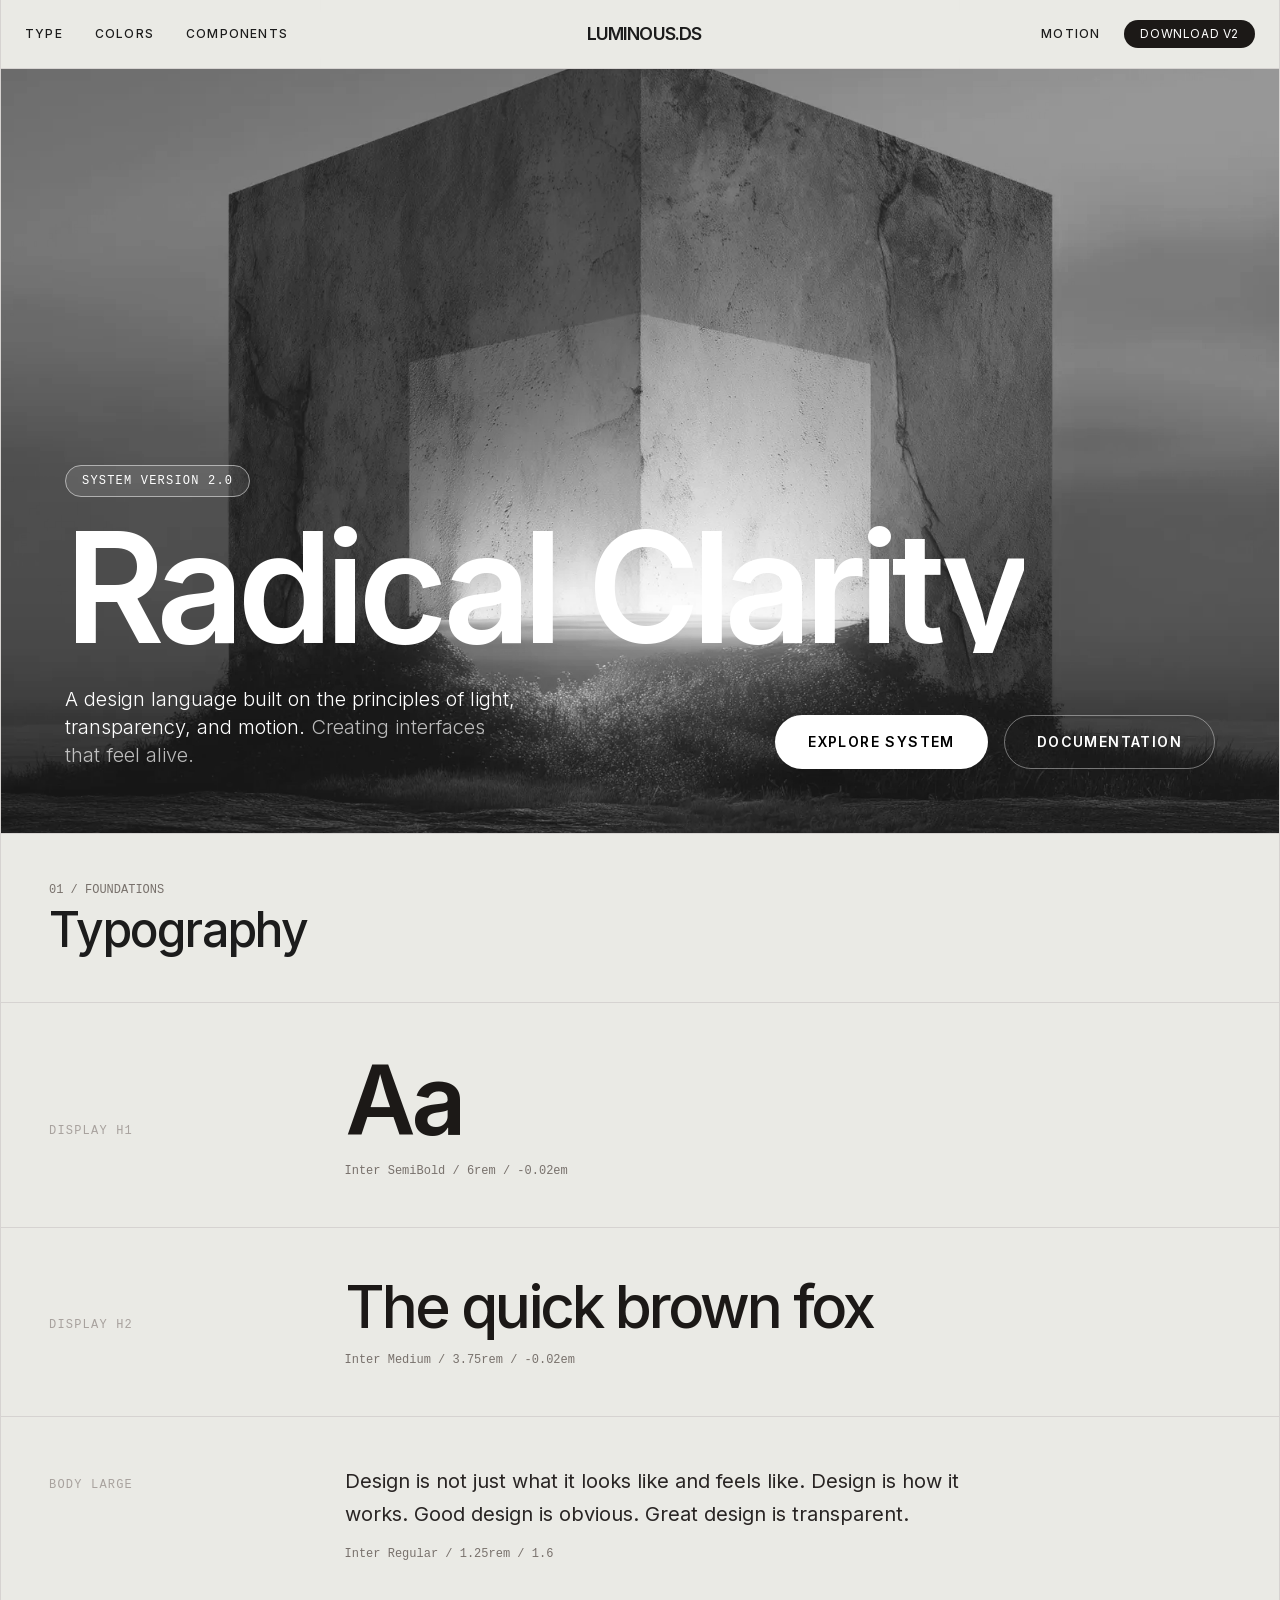
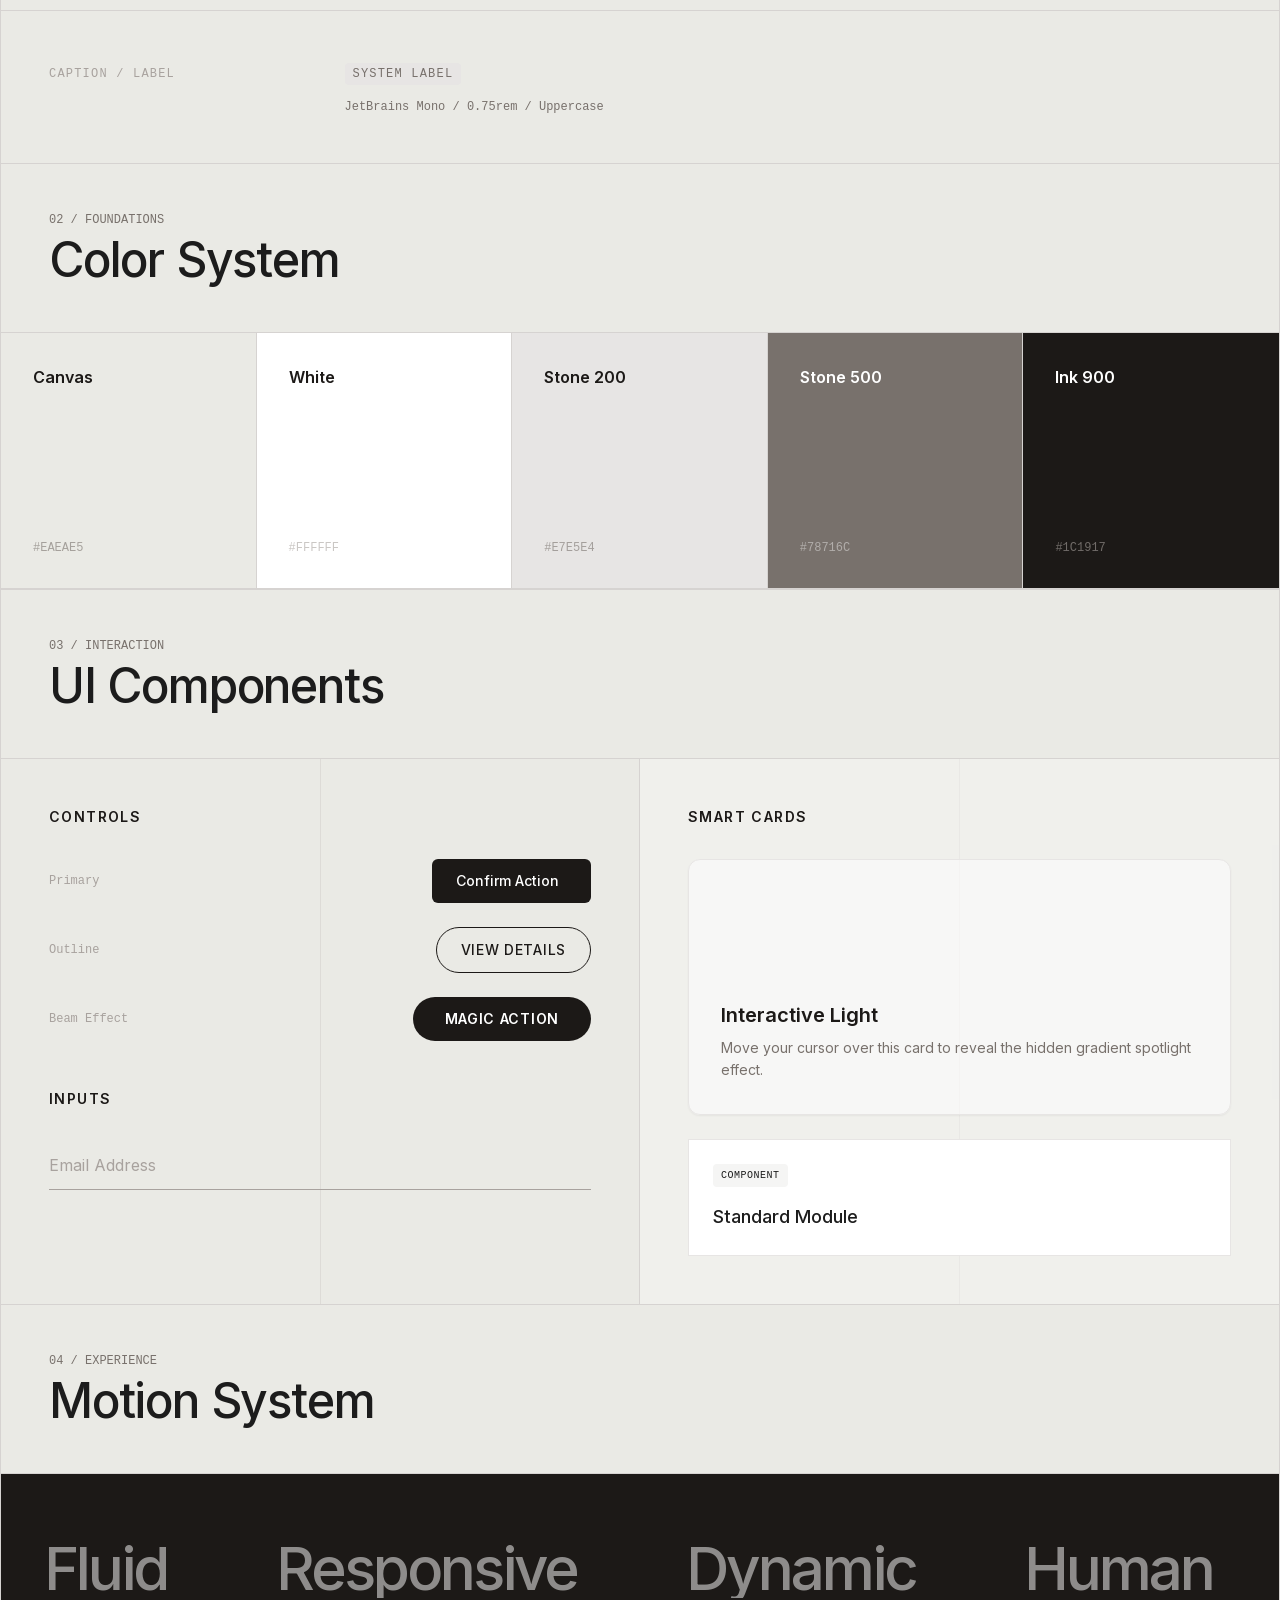
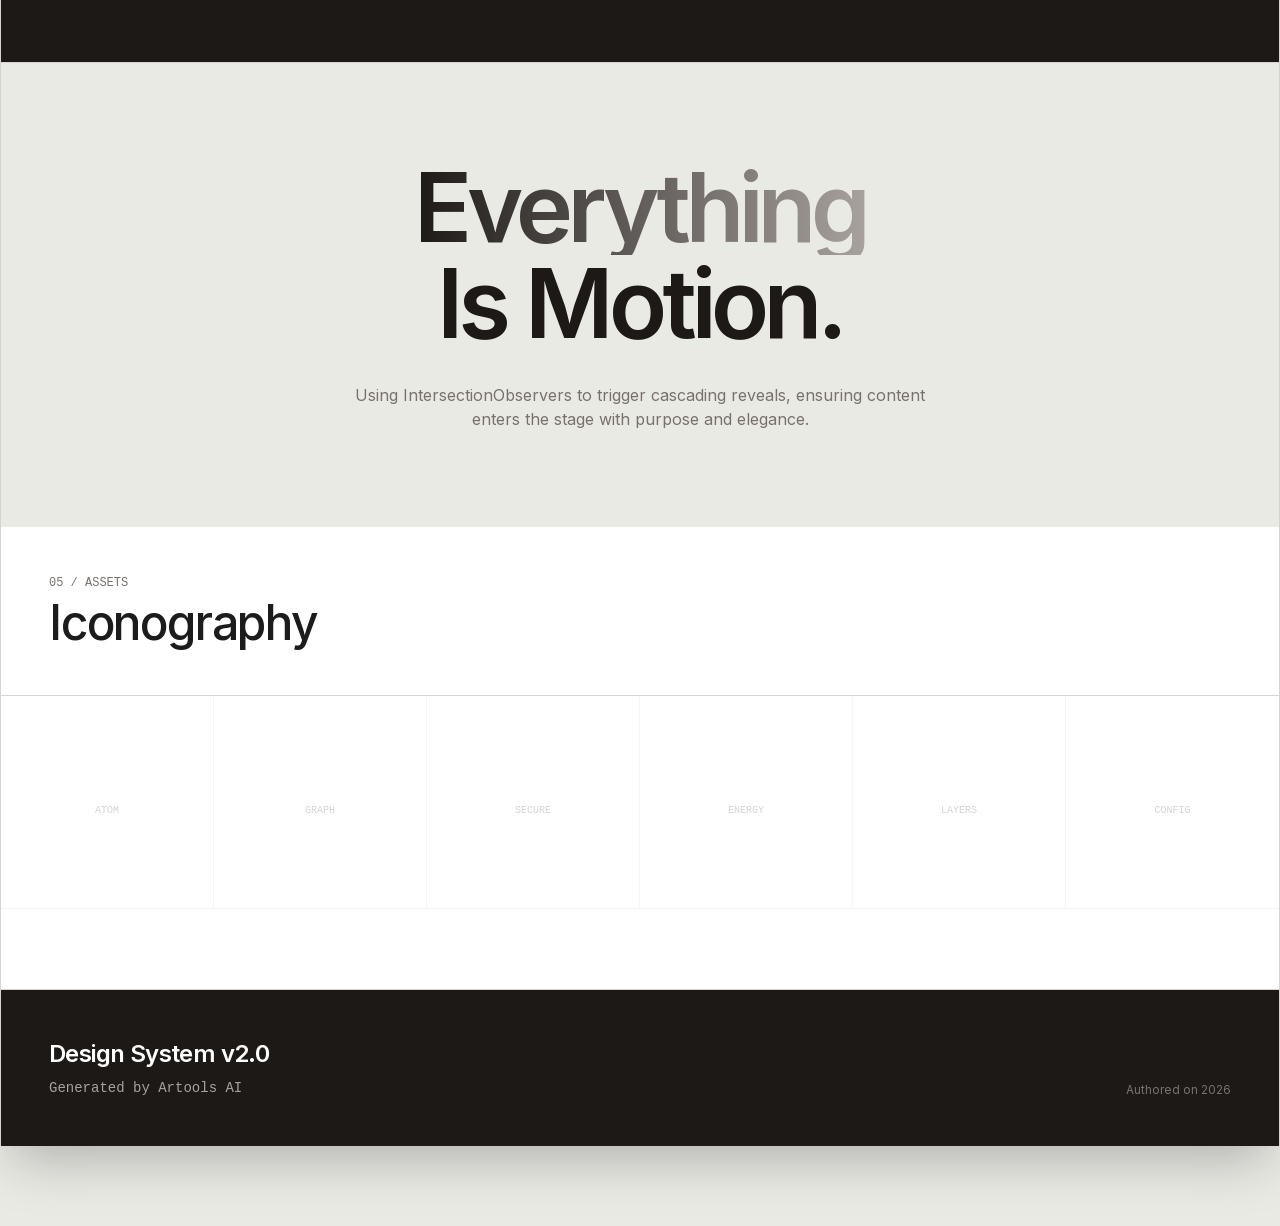
<file: templates/design_system4.html>
<!DOCTYPE html>
<html class="scroll-smooth" lang="en">

<head>
    <meta charset="utf-8" />
    <meta content="width=device-width, initial-scale=1.0" name="viewport" />
    <title>Design System v2 - Luminous & Transparent</title>

    <!-- Core Scripts -->
    <script src="../assets/aura/resource_3fa48481346f.js"></script>
    <script src="../assets/aura/iconify-icon_d39ffc6e4c56.js"></script>
    <link href="../assets/aura/css2_19fd9cc6b396.css" rel="stylesheet" />

    <!-- Tailwind Config for Animations -->
    <script>
        tailwind.config = {
            theme: {
                extend: {
                    fontFamily: {
                        sans: ['Inter', 'sans-serif'],
                        mono: ['JetBrains Mono', 'monospace'],
                    },
                    colors: {
                        stone: {
                            50: '#fafaf9',
                            100: '#f5f5f4',
                            200: '#e7e5e4',
                            300: '#d6d3d1',
                            400: '#a8a29e',
                            500: '#78716c',
                            600: '#57534e',
                            700: '#44403c',
                            800: '#292524',
                            900: '#1c1917',
                        }
                    },
                    animation: {
                        'spin-slow': 'spin 8s linear infinite',
                        'marble': 'marble 20s linear infinite',
                        'beam': 'beam 2s linear infinite',
                        'shimmer': 'shimmer 2s linear infinite',
                    },
                    keyframes: {
                        marble: {
                            '0%': { transform: 'translateY(0) scale(1.2)' },
                            '50%': { transform: 'translateY(-20px) scale(1.25)' },
                            '100%': { transform: 'translateY(0) scale(1.2)' },
                        },
                        beam: {
                            '0%': { transform: 'translateX(-100%) skewX(-15deg)' },
                            '100%': { transform: 'translateX(200%) skewX(-15deg)' },
                        },
                        shimmer: {
                            from: { backgroundPosition: "0 0" },
                            to: { backgroundPosition: "-200% 0" }
                        }
                    }
                }
            }
        }
    </script>

    <style>
        /* --- CORE STYLES --- */
        body {
            font-family: 'Inter', sans-serif;
            background-color: #EAEAE5;
            color: #1C1C1C;
            overflow-x: hidden;
        }

        /* --- ANIMATIONS (Merged) --- */

        /* Reveal on Scroll */
        .reveal {
            opacity: 0;
            transform: translateY(2rem);
            transition: all 1s cubic-bezier(0.16, 1, 0.3, 1);
        }

        .reveal.active {
            opacity: 1;
            transform: translateY(0);
        }

        /* Text Reveal (Masked) */
        .text-reveal-wrapper {
            overflow: hidden;
            display: inline-block;
            vertical-align: bottom;
        }

        .text-reveal-content {
            transform: translateY(110%);
            opacity: 0;
            transition: transform 1.2s cubic-bezier(0.16, 1, 0.3, 1), opacity 1.2s ease;
            display: block;
        }

        .reveal-active .text-reveal-content {
            transform: translateY(0);
            opacity: 1;
        }

        /* Stagger Delays */
        .delay-100 {
            transition-delay: 0.1s;
        }

        .delay-200 {
            transition-delay: 0.2s;
        }

        .delay-300 {
            transition-delay: 0.3s;
        }

        .delay-500 {
            transition-delay: 0.5s;
        }

        .delay-700 {
            transition-delay: 0.7s;
        }

        /* Marquee */
        .marquee-container {
            display: flex;
            overflow: hidden;
            user-select: none;
        }

        .marquee-content {
            flex-shrink: 0;
            display: flex;
            justify-content: space-around;
            min-width: 100%;
            animation: scroll 40s linear infinite;
        }

        @keyframes scroll {
            from {
                transform: translateX(0);
            }

            to {
                transform: translateX(-100%);
            }
        }

        /* Nav Load */
        .nav-load {
            opacity: 0;
            transform: translateY(-10px);
            transition: all 0.8s ease-out;
        }

        .nav-load.loaded {
            opacity: 1;
            transform: translateY(0);
        }

        /* Beam Button Effect */
        .btn-beam {
            position: relative;
            overflow: hidden;
        }

        .btn-beam::before {
            content: "";
            position: absolute;
            top: 0;
            left: -100%;
            width: 100%;
            height: 100%;
            background: linear-gradient(90deg,
                    transparent,
                    rgba(255, 255, 255, 0.2),
                    transparent);
            transition: left 0.5s;
        }

        .btn-beam:hover::before {
            left: 100%;
            transition: left 0.5s;
        }

        /* Shimmer Text */
        .shimmer-text {
            background: linear-gradient(90deg, #1c1917 0%, #a8a29e 50%, #1c1917 100%);
            background-size: 200% auto;
            color: transparent;
            -webkit-background-clip: text;
            background-clip: text;
            animation: shimmer 3s linear infinite;
        }

        /* Aurora / Glow Backgrounds */
        .glow-bg {
            position: absolute;
            width: 600px;
            height: 600px;
            background: radial-gradient(circle, rgba(255, 255, 255, 0.8) 0%, rgba(234, 234, 229, 0) 70%);
            border-radius: 50%;
            filter: blur(80px);
            pointer-events: none;
            z-index: 0;
            opacity: 0.6;
        }

        /* Flashlight Effect Class */
        .flashlight-card {
            background: rgba(255, 255, 255, 0.5);
            position: relative;
            overflow: hidden;
        }

        .flashlight-card::before {
            content: "";
            position: absolute;
            inset: 0px;
            background: radial-gradient(800px circle at var(--mouse-x) var(--mouse-y),
                    rgba(255, 255, 255, 0.9),
                    transparent 40%);
            opacity: 0;
            transition: opacity 0.5s;
            pointer-events: none;
            z-index: 2;
        }

        .flashlight-card:hover::before {
            opacity: 1;
        }
    </style>
</head>

<body class="antialiased min-h-screen selection:bg-stone-800 selection:text-white pb-20">

    <!-- Container -->
    <div class="max-w-[1400px] mx-auto border-x border-stone-300 relative bg-[#EAEAE5] shadow-2xl">

        <!-- Grid Guide Lines -->
        <div
            class="absolute inset-0 pointer-events-none grid grid-cols-1 md:grid-cols-12 gap-0 z-0 h-full w-full opacity-20">
            <div class="hidden md:block md:col-span-3 border-r border-stone-400 h-full"></div>
            <div class="hidden md:block md:col-span-6 border-r border-stone-400 h-full"></div>
            <div class="hidden md:block md:col-span-3 h-full"></div>
        </div>

        <!-- Navigation -->
        <header class="relative z-50 border-b border-stone-300 sticky top-0 bg-[#EAEAE5]/80 backdrop-blur-md nav-load">
            <div class="flex justify-between items-center px-4 md:px-6 py-5">
                <div class="flex items-center gap-8">
                    <a class="text-xs font-medium tracking-widest uppercase hover:text-stone-500 transition-colors"
                        href="#typography">Type</a>
                    <a class="text-xs font-medium tracking-widest uppercase hover:text-stone-500 transition-colors"
                        href="#colors">Colors</a>
                    <a class="text-xs font-medium tracking-widest uppercase hidden md:block hover:text-stone-500 transition-colors"
                        href="#components">Components</a>
                </div>
                <div class="absolute left-1/2 -translate-x-1/2 flex items-center gap-2 group cursor-pointer">
                    <iconify-icon class="text-xl group-hover:rotate-180 transition-transform duration-700"
                        icon="solar:infinity-bold-duotone"></iconify-icon>
                    <span class="font-bold tracking-tighter text-lg">LUMINOUS.DS</span>
                </div>
                <div class="flex items-center gap-6">
                    <a class="text-xs font-medium tracking-widest uppercase hover:text-stone-500 transition-colors"
                        href="#motion">Motion</a>
                    <button
                        class="bg-stone-900 text-white px-4 py-1.5 text-xs uppercase tracking-wider rounded-full hover:bg-stone-700 transition-all btn-beam">
                        Download v2
                    </button>
                </div>
            </div>
        </header>

        <!-- 1. HERO / FIRST FOLD -->
        <section
            class="relative z-10 grid grid-cols-1 md:grid-cols-12 min-h-[85vh] overflow-hidden border-b border-stone-300 group">

            <!-- Video/Image Background Area -->
            <div class="col-span-1 md:col-span-12 relative bg-stone-200 overflow-hidden">
                <!-- Background Animation (Simulated with Image for now, user can replace) -->
                <div class="absolute inset-0 z-0">
                    <img class="w-full h-full object-cover grayscale opacity-90 contrast-125 animate-marble"
                        src="../assets/aura/c7fa69dd-d7fb-48f2-a866-ef3663_f6b789593f38.webp"
                        alt="Texture Background" />
                    <div class="absolute inset-0 bg-stone-900/10 mix-blend-overlay"></div>
                </div>

                <!-- Floating Decor -->
                <div
                    class="absolute top-1/4 right-1/4 w-96 h-96 bg-white/30 rounded-full blur-3xl mix-blend-overlay animate-pulse">
                </div>

                <!-- Content Overlay -->
                <div class="absolute inset-0 flex flex-col justify-end p-8 md:p-16 z-20">

                    <!-- Badge -->
                    <div class="mb-8 reveal delay-200">
                        <span
                            class="px-4 py-2 border border-white/50 bg-white/10 backdrop-blur-md rounded-full text-xs font-mono uppercase text-white tracking-widest">
                            System Version 2.0
                        </span>
                    </div>

                    <!-- HUGE TITLE (Mix Blend Difference) -->
                    <h1 class="text-[12vw] leading-[0.85] font-bold tracking-tighter text-white mix-blend-difference mb-8"
                        id="hero-title">
                        <div class="text-reveal-wrapper">
                            <span class="text-reveal-content">Radical</span>
                        </div>
                        <div class="text-reveal-wrapper">
                            <span class="text-reveal-content delay-200">Clarity</span>
                        </div>
                    </h1>

                    <!-- Description & CTA -->
                    <div class="grid grid-cols-1 md:grid-cols-12 gap-8 items-end reveal delay-500">
                        <div class="md:col-span-5">
                            <p class="text-lg md:text-xl text-white mix-blend-difference font-light leading-relaxed">
                                A design language built on the principles of light, transparency, and motion.
                                <span class="opacity-70">Creating interfaces that feel alive.</span>
                            </p>
                        </div>
                        <div class="md:col-span-7 flex justify-end gap-4">
                            <button
                                class="bg-white text-black px-8 py-4 rounded-full text-sm font-bold uppercase tracking-widest hover:scale-105 transition-transform duration-300 border border-transparent shadow-xl btn-beam">
                                Explore System
                            </button>
                            <button
                                class="px-8 py-4 rounded-full text-sm font-bold uppercase tracking-widest text-white border border-white/40 hover:bg-white/10 backdrop-blur-md transition-all">
                                Documentation
                            </button>
                        </div>
                    </div>
                </div>
            </div>
        </section>

        <!-- 2. FOUNDATIONS: TYPOGRAPHY -->
        <section id="typography" class="relative z-10 border-b border-stone-300 bg-[#EAEAE5]">
            <div class="p-8 md:p-12 border-b border-stone-300 sticky top-[80px] bg-[#EAEAE5]/95 backdrop-blur z-20">
                <span class="text-xs font-mono uppercase text-stone-500 block mb-2">01 / Foundations</span>
                <h2 class="text-4xl md:text-5xl font-medium tracking-tight">Typography</h2>
            </div>

            <!-- Type Scale -->
            <div class="grid grid-cols-1 divide-y divide-stone-300">
                <!-- H1 -->
                <div
                    class="grid grid-cols-1 md:grid-cols-12 p-8 md:p-12 items-baseline hover:bg-white/50 transition-colors">
                    <div class="col-span-3 text-xs font-mono text-stone-400 uppercase tracking-widest">Display H1</div>
                    <div class="col-span-9">
                        <h1 class="text-7xl md:text-8xl font-semibold tracking-tighter text-stone-900">Aa</h1>
                        <p class="mt-4 text-xs font-mono text-stone-500">Inter SemiBold / 6rem / -0.02em</p>
                    </div>
                </div>
                <!-- H2 -->
                <div
                    class="grid grid-cols-1 md:grid-cols-12 p-8 md:p-12 items-baseline hover:bg-white/50 transition-colors">
                    <div class="col-span-3 text-xs font-mono text-stone-400 uppercase tracking-widest">Display H2</div>
                    <div class="col-span-9">
                        <h2 class="text-5xl md:text-6xl font-medium tracking-tighter text-stone-900">The quick brown fox
                        </h2>
                        <p class="mt-4 text-xs font-mono text-stone-500">Inter Medium / 3.75rem / -0.02em</p>
                    </div>
                </div>
                <!-- Body -->
                <div
                    class="grid grid-cols-1 md:grid-cols-12 p-8 md:p-12 items-baseline hover:bg-white/50 transition-colors">
                    <div class="col-span-3 text-xs font-mono text-stone-400 uppercase tracking-widest">Body Large</div>
                    <div class="col-span-9 max-w-2xl">
                        <p class="text-xl leading-relaxed text-stone-800">
                            Design is not just what it looks like and feels like. Design is how it works.
                            Good design is obvious. Great design is transparent.
                        </p>
                        <p class="mt-4 text-xs font-mono text-stone-500">Inter Regular / 1.25rem / 1.6</p>
                    </div>
                </div>
                <!-- Caption -->
                <div
                    class="grid grid-cols-1 md:grid-cols-12 p-8 md:p-12 items-baseline hover:bg-white/50 transition-colors">
                    <div class="col-span-3 text-xs font-mono text-stone-400 uppercase tracking-widest">Caption / Label
                    </div>
                    <div class="col-span-9">
                        <span
                            class="text-xs font-mono uppercase tracking-widest text-stone-500 bg-stone-200 px-2 py-1 rounded">
                            System Label
                        </span>
                        <p class="mt-4 text-xs font-mono text-stone-500">JetBrains Mono / 0.75rem / Uppercase</p>
                    </div>
                </div>
            </div>
        </section>

        <!-- 3. COLORS & PALETTE -->
        <section id="colors" class="relative z-10 border-b border-stone-300">
            <div class="p-8 md:p-12 border-b border-stone-300 sticky top-[80px] bg-[#EAEAE5]/95 backdrop-blur z-20">
                <span class="text-xs font-mono uppercase text-stone-500 block mb-2">02 / Foundations</span>
                <h2 class="text-4xl md:text-5xl font-medium tracking-tight">Color System</h2>
            </div>

            <div class="grid grid-cols-2 md:grid-cols-5 h-auto md:h-64">
                <!-- Swatch 1 -->
                <div
                    class="group relative p-8 flex flex-col justify-between bg-[#EAEAE5] border-r border-b border-stone-300 hover:flex-[1.5] transition-all duration-500">
                    <div class="font-bold text-stone-900">Canvas</div>
                    <div class="font-mono text-xs text-stone-500 opacity-60 group-hover:opacity-100">#EAEAE5</div>
                </div>
                <!-- Swatch 2 -->
                <div
                    class="group relative p-8 flex flex-col justify-between bg-white border-r border-b border-stone-300 hover:flex-[1.5] transition-all duration-500">
                    <div class="font-bold text-stone-900">White</div>
                    <div class="font-mono text-xs text-stone-400 opacity-60 group-hover:opacity-100">#FFFFFF</div>
                </div>
                <!-- Swatch 3 -->
                <div
                    class="group relative p-8 flex flex-col justify-between bg-stone-200 border-r border-b border-stone-300 hover:flex-[1.5] transition-all duration-500">
                    <div class="font-bold text-stone-900">Stone 200</div>
                    <div class="font-mono text-xs text-stone-500 opacity-60 group-hover:opacity-100">#E7E5E4</div>
                </div>
                <!-- Swatch 4 -->
                <div
                    class="group relative p-8 flex flex-col justify-between bg-stone-500 border-r border-b border-stone-300 hover:flex-[1.5] transition-all duration-500">
                    <div class="font-bold text-white">Stone 500</div>
                    <div class="font-mono text-xs text-white/70 opacity-60 group-hover:opacity-100">#78716C</div>
                </div>
                <!-- Swatch 5 -->
                <div
                    class="group relative p-8 flex flex-col justify-between bg-stone-900 border-b border-stone-300 hover:flex-[1.5] transition-all duration-500">
                    <div class="font-bold text-white">Ink 900</div>
                    <div class="font-mono text-xs text-stone-400 opacity-60 group-hover:opacity-100">#1C1917</div>
                </div>
            </div>
        </section>

        <!-- 4. UI COMPONENTS -->
        <section id="components" class="relative z-10 border-b border-stone-300">
            <div class="p-8 md:p-12 border-b border-stone-300 bg-[#EAEAE5]">
                <span class="text-xs font-mono uppercase text-stone-500 block mb-2">03 / Interaction</span>
                <h2 class="text-4xl md:text-5xl font-medium tracking-tight">UI Components</h2>
            </div>

            <div class="grid grid-cols-1 md:grid-cols-2">

                <!-- BUTTONS -->
                <div class="p-8 md:p-12 border-b md:border-b-0 md:border-r border-stone-300">
                    <h3 class="text-sm font-bold uppercase tracking-widest text-stone-900 mb-8">Controls</h3>
                    <div class="space-y-6">
                        <!-- Standard -->
                        <div class="flex items-center justify-between group">
                            <span class="text-xs font-mono text-stone-400">Primary</span>
                            <button
                                class="bg-stone-900 text-white px-6 py-3 rounded-md text-sm font-medium hover:bg-stone-800 hover:scale-105 transition-all flex items-center gap-2">
                                Confirm Action
                                <iconify-icon icon="solar:arrow-right-linear"></iconify-icon>
                            </button>
                        </div>
                        <!-- Outline -->
                        <div class="flex items-center justify-between group">
                            <span class="text-xs font-mono text-stone-400">Outline</span>
                            <button
                                class="border border-stone-900 text-stone-900 px-6 py-3 rounded-full text-sm font-medium hover:bg-stone-900 hover:text-white transition-all uppercase tracking-wider">
                                View Details
                            </button>
                        </div>
                        <!-- Beam Button -->
                        <div class="flex items-center justify-between group">
                            <span class="text-xs font-mono text-stone-400">Beam Effect</span>
                            <button
                                class="relative bg-stone-900 text-white px-8 py-3 rounded-full overflow-hidden btn-beam text-sm font-bold uppercase tracking-wider">
                                <span class="relative z-10">Magic Action</span>
                            </button>
                        </div>
                    </div>

                    <!-- INPUTS -->
                    <div class="mt-12">
                        <h3 class="text-sm font-bold uppercase tracking-widest text-stone-900 mb-8">Inputs</h3>
                        <div class="relative group">
                            <input type="text" placeholder="Email Address"
                                class="w-full bg-transparent border-b border-stone-400 py-3 text-stone-900 placeholder-stone-400 focus:outline-none focus:border-stone-900 transition-colors peer" />
                            <div
                                class="absolute bottom-0 left-0 w-0 h-0.5 bg-stone-900 transition-all duration-500 peer-focus:w-full">
                            </div>
                        </div>
                    </div>
                </div>

                <!-- CARDS -->
                <div class="p-8 md:p-12 bg-stone-100/50">
                    <h3 class="text-sm font-bold uppercase tracking-widest text-stone-900 mb-8">Smart Cards</h3>

                    <!-- Flashlight Card (Light Mode Version) -->
                    <div class="grid gap-6">
                        <!-- Card 1 -->
                        <div class="flashlight-card h-64 border border-stone-200 p-8 flex flex-col justify-end group rounded-xl shadow-sm hover:shadow-xl transition-all duration-500"
                            onmousemove="const rect = this.getBoundingClientRect(); this.style.setProperty('--mouse-x', `${event.clientX - rect.left}px`); this.style.setProperty('--mouse-y', `${event.clientY - rect.top}px`);">
                            <div class="relative z-10">
                                <iconify-icon
                                    class="text-4xl text-stone-800 mb-4 group-hover:scale-110 transition-transform duration-500"
                                    icon="solar:stars-minimalistic-bold-duotone"></iconify-icon>
                                <h4 class="text-xl font-bold text-stone-900 mb-2">Interactive Light</h4>
                                <p class="text-sm text-stone-500 leading-relaxed">
                                    Move your cursor over this card to reveal the hidden gradient spotlight effect.
                                </p>
                            </div>
                        </div>

                        <!-- Card 2 (Minimal) -->
                        <div
                            class="group bg-white p-6 border border-stone-200 hover:border-stone-900 transition-colors duration-300 cursor-pointer">
                            <div class="flex justify-between items-start mb-4">
                                <span
                                    class="px-2 py-1 bg-stone-100 text-[10px] font-mono uppercase tracking-wider rounded">Component</span>
                                <iconify-icon
                                    class="text-xl text-stone-300 group-hover:text-stone-900 transition-colors"
                                    icon="solar:arrow-right-up-linear"></iconify-icon>
                            </div>
                            <h4 class="text-lg font-medium">Standard Module</h4>
                        </div>
                    </div>
                </div>
            </div>
        </section>

        <!-- 5. MOTION & ANIMATION -->
        <section id="motion" class="relative z-10 overflow-hidden bg-[#EAEAE5]">
            <div class="p-8 md:p-12 border-b border-stone-300 bg-[#EAEAE5]/95 backdrop-blur z-20">
                <span class="text-xs font-mono uppercase text-stone-500 block mb-2">04 / Experience</span>
                <h2 class="text-4xl md:text-5xl font-medium tracking-tight">Motion System</h2>
            </div>

            <!-- Marquee -->
            <div class="py-16 border-b border-stone-300 bg-stone-900 text-white overflow-hidden">
                <div class="marquee-container opacity-50">
                    <div class="marquee-content items-center">
                        <span class="text-4xl md:text-6xl font-medium tracking-tighter mx-8">Fluid</span>
                        <iconify-icon icon="solar:star-fall-bold-duotone" class="text-2xl"></iconify-icon>
                        <span class="text-4xl md:text-6xl font-medium tracking-tighter mx-8">Responsive</span>
                        <iconify-icon icon="solar:star-fall-bold-duotone" class="text-2xl"></iconify-icon>
                        <span class="text-4xl md:text-6xl font-medium tracking-tighter mx-8">Dynamic</span>
                        <iconify-icon icon="solar:star-fall-bold-duotone" class="text-2xl"></iconify-icon>
                        <span class="text-4xl md:text-6xl font-medium tracking-tighter mx-8">Human</span>
                        <iconify-icon icon="solar:star-fall-bold-duotone" class="text-2xl"></iconify-icon>
                    </div>
                    <!-- Dup -->
                    <div class="marquee-content items-center">
                        <span class="text-4xl md:text-6xl font-medium tracking-tighter mx-8">Fluid</span>
                        <iconify-icon icon="solar:star-fall-bold-duotone" class="text-2xl"></iconify-icon>
                        <span class="text-4xl md:text-6xl font-medium tracking-tighter mx-8">Responsive</span>
                        <iconify-icon icon="solar:star-fall-bold-duotone" class="text-2xl"></iconify-icon>
                        <span class="text-4xl md:text-6xl font-medium tracking-tighter mx-8">Dynamic</span>
                        <iconify-icon icon="solar:star-fall-bold-duotone" class="text-2xl"></iconify-icon>
                        <span class="text-4xl md:text-6xl font-medium tracking-tighter mx-8">Human</span>
                        <iconify-icon icon="solar:star-fall-bold-duotone" class="text-2xl"></iconify-icon>
                    </div>
                </div>
            </div>

            <!-- Reveal Demo -->
            <div class="p-8 md:p-24 text-center">
                <h2 class="text-5xl md:text-8xl font-semibold tracking-tighter text-stone-900 leading-none">
                    <div class="text-reveal-wrapper">
                        <span class="text-reveal-content shimmer-text">Everything</span>
                    </div>
                    <br />
                    <div class="text-reveal-wrapper">
                        <span class="text-reveal-content delay-200">Is Motion.</span>
                    </div>
                </h2>
                <div class="mt-8 reveal delay-500">
                    <p class="max-w-xl mx-auto text-stone-500">
                        Using IntersectionObservers to trigger cascading reveals, ensuring content enters the stage with
                        purpose and elegance.
                    </p>
                </div>
            </div>
        </section>

        <!-- 6. ICONS -->
        <section class="relative z-10 border-b border-stone-300 pb-20 bg-white">
            <div class="p-8 md:p-12 border-b border-stone-300">
                <span class="text-xs font-mono uppercase text-stone-500 block mb-2">05 / Assets</span>
                <h2 class="text-4xl md:text-5xl font-medium tracking-tight">Iconography</h2>
            </div>

            <div class="grid grid-cols-2 md:grid-cols-6 gap-0">
                <!-- Icon Box -->
                <div
                    class="aspect-square border-r border-b border-stone-100 flex flex-col items-center justify-center gap-4 group hover:bg-stone-50 transition-colors">
                    <iconify-icon
                        class="text-3xl text-stone-400 group-hover:text-stone-900 group-hover:scale-125 transition-all duration-300"
                        icon="solar:atom-bold-duotone"></iconify-icon>
                    <span class="text-[10px] font-mono uppercase text-stone-300 group-hover:text-stone-500">Atom</span>
                </div>
                <div
                    class="aspect-square border-r border-b border-stone-100 flex flex-col items-center justify-center gap-4 group hover:bg-stone-50 transition-colors">
                    <iconify-icon
                        class="text-3xl text-stone-400 group-hover:text-stone-900 group-hover:scale-125 transition-all duration-300"
                        icon="solar:graph-up-bold-duotone"></iconify-icon>
                    <span class="text-[10px] font-mono uppercase text-stone-300 group-hover:text-stone-500">Graph</span>
                </div>
                <div
                    class="aspect-square border-r border-b border-stone-100 flex flex-col items-center justify-center gap-4 group hover:bg-stone-50 transition-colors">
                    <iconify-icon
                        class="text-3xl text-stone-400 group-hover:text-stone-900 group-hover:scale-125 transition-all duration-300"
                        icon="solar:shield-check-bold-duotone"></iconify-icon>
                    <span
                        class="text-[10px] font-mono uppercase text-stone-300 group-hover:text-stone-500">Secure</span>
                </div>
                <div
                    class="aspect-square border-r border-b border-stone-100 flex flex-col items-center justify-center gap-4 group hover:bg-stone-50 transition-colors">
                    <iconify-icon
                        class="text-3xl text-stone-400 group-hover:text-stone-900 group-hover:scale-125 transition-all duration-300"
                        icon="solar:bolt-circle-bold-duotone"></iconify-icon>
                    <span
                        class="text-[10px] font-mono uppercase text-stone-300 group-hover:text-stone-500">Energy</span>
                </div>
                <div
                    class="aspect-square border-r border-b border-stone-100 flex flex-col items-center justify-center gap-4 group hover:bg-stone-50 transition-colors">
                    <iconify-icon
                        class="text-3xl text-stone-400 group-hover:text-stone-900 group-hover:scale-125 transition-all duration-300"
                        icon="solar:layers-minimalistic-bold-duotone"></iconify-icon>
                    <span
                        class="text-[10px] font-mono uppercase text-stone-300 group-hover:text-stone-500">Layers</span>
                </div>
                <div
                    class="aspect-square border-b border-stone-100 flex flex-col items-center justify-center gap-4 group hover:bg-stone-50 transition-colors">
                    <iconify-icon
                        class="text-3xl text-stone-400 group-hover:text-stone-900 group-hover:scale-125 transition-all duration-300"
                        icon="solar:settings-bold-duotone"></iconify-icon>
                    <span
                        class="text-[10px] font-mono uppercase text-stone-300 group-hover:text-stone-500">Config</span>
                </div>
            </div>
        </section>

        <!-- Footer -->
        <footer
            class="bg-stone-900 text-white py-12 px-8 md:px-12 flex justify-between items-end relative overflow-hidden">
            <div class="absolute inset-0 bg-[url('https://grainy-gradients.vercel.app/noise.svg')] opacity-20"></div>
            <div class="relative z-10">
                <h4 class="text-2xl font-bold tracking-tight mb-2">Design System v2.0</h4>
                <p class="text-stone-400 text-sm font-mono">Generated by Artools AI</p>
            </div>
            <div class="relative z-10 text-right">
                <p class="text-stone-500 text-xs">Authored on 2026</p>
            </div>
        </footer>

    </div>

    <!-- JS Logic -->
    <script>
        document.addEventListener('DOMContentLoaded', () => {

            // 1. Initial Load Animations
            setTimeout(() => {
                document.querySelector('.nav-load').classList.add('loaded');
            }, 100);

            setTimeout(() => {
                const heroTitle = document.getElementById('hero-title');
                if (heroTitle) heroTitle.classList.add('reveal-active');
            }, 500);

            // 2. Scroll Observer (Reveal System)
            const observerOptions = {
                root: null,
                rootMargin: '0px',
                threshold: 0.1
            };

            const observer = new IntersectionObserver((entries) => {
                entries.forEach(entry => {
                    if (entry.isIntersecting) {
                        entry.target.classList.add('active');
                        entry.target.classList.add('reveal-active'); // Triggers inner text reveals
                    }
                });
            }, observerOptions);

            document.querySelectorAll('.reveal').forEach(el => observer.observe(el));
            document.querySelectorAll('h1, h2').forEach(el => observer.observe(el)); // Auto observe headers

            // 3. Optional: Dynamic Cursor or other JS effects can be added here
        });
    </script>
</body>

</html>
</file>
<file: assets/aura/css2_19fd9cc6b396.css>
/* cyrillic-ext */
@font-face {
  font-family: 'Inter';
  font-style: normal;
  font-weight: 300;
  font-display: swap;
  src: url("UcC73FwrK3iLTeHuS_nVMrMxCp50Sj_7249155f7a06.woff2") format('woff2');
  unicode-range: U+0460-052F, U+1C80-1C8A, U+20B4, U+2DE0-2DFF, U+A640-A69F, U+FE2E-FE2F;
}
/* cyrillic */
@font-face {
  font-family: 'Inter';
  font-style: normal;
  font-weight: 300;
  font-display: swap;
  src: url("UcC73FwrK3iLTeHuS_nVMrMxCp50Sj_e34c5f1bf15e.woff2") format('woff2');
  unicode-range: U+0301, U+0400-045F, U+0490-0491, U+04B0-04B1, U+2116;
}
/* greek-ext */
@font-face {
  font-family: 'Inter';
  font-style: normal;
  font-weight: 300;
  font-display: swap;
  src: url("UcC73FwrK3iLTeHuS_nVMrMxCp50Sj_6e1a6b2b96f4.woff2") format('woff2');
  unicode-range: U+1F00-1FFF;
}
/* greek */
@font-face {
  font-family: 'Inter';
  font-style: normal;
  font-weight: 300;
  font-display: swap;
  src: url("UcC73FwrK3iLTeHuS_nVMrMxCp50Sj_656bbed6cec3.woff2") format('woff2');
  unicode-range: U+0370-0377, U+037A-037F, U+0384-038A, U+038C, U+038E-03A1, U+03A3-03FF;
}
/* vietnamese */
@font-face {
  font-family: 'Inter';
  font-style: normal;
  font-weight: 300;
  font-display: swap;
  src: url("UcC73FwrK3iLTeHuS_nVMrMxCp50Sj_fc83e07548c4.woff2") format('woff2');
  unicode-range: U+0102-0103, U+0110-0111, U+0128-0129, U+0168-0169, U+01A0-01A1, U+01AF-01B0, U+0300-0301, U+0303-0304, U+0308-0309, U+0323, U+0329, U+1EA0-1EF9, U+20AB;
}
/* latin-ext */
@font-face {
  font-family: 'Inter';
  font-style: normal;
  font-weight: 300;
  font-display: swap;
  src: url("UcC73FwrK3iLTeHuS_nVMrMxCp50Sj_749a308406a6.woff2") format('woff2');
  unicode-range: U+0100-02BA, U+02BD-02C5, U+02C7-02CC, U+02CE-02D7, U+02DD-02FF, U+0304, U+0308, U+0329, U+1D00-1DBF, U+1E00-1E9F, U+1EF2-1EFF, U+2020, U+20A0-20AB, U+20AD-20C0, U+2113, U+2C60-2C7F, U+A720-A7FF;
}
/* latin */
@font-face {
  font-family: 'Inter';
  font-style: normal;
  font-weight: 300;
  font-display: swap;
  src: url("UcC73FwrK3iLTeHuS_nVMrMxCp50Sj_1ab1ad55902b.woff2") format('woff2');
  unicode-range: U+0000-00FF, U+0131, U+0152-0153, U+02BB-02BC, U+02C6, U+02DA, U+02DC, U+0304, U+0308, U+0329, U+2000-206F, U+20AC, U+2122, U+2191, U+2193, U+2212, U+2215, U+FEFF, U+FFFD;
}
/* cyrillic-ext */
@font-face {
  font-family: 'Inter';
  font-style: normal;
  font-weight: 400;
  font-display: swap;
  src: url("UcC73FwrK3iLTeHuS_nVMrMxCp50Sj_7249155f7a06.woff2") format('woff2');
  unicode-range: U+0460-052F, U+1C80-1C8A, U+20B4, U+2DE0-2DFF, U+A640-A69F, U+FE2E-FE2F;
}
/* cyrillic */
@font-face {
  font-family: 'Inter';
  font-style: normal;
  font-weight: 400;
  font-display: swap;
  src: url("UcC73FwrK3iLTeHuS_nVMrMxCp50Sj_e34c5f1bf15e.woff2") format('woff2');
  unicode-range: U+0301, U+0400-045F, U+0490-0491, U+04B0-04B1, U+2116;
}
/* greek-ext */
@font-face {
  font-family: 'Inter';
  font-style: normal;
  font-weight: 400;
  font-display: swap;
  src: url("UcC73FwrK3iLTeHuS_nVMrMxCp50Sj_6e1a6b2b96f4.woff2") format('woff2');
  unicode-range: U+1F00-1FFF;
}
/* greek */
@font-face {
  font-family: 'Inter';
  font-style: normal;
  font-weight: 400;
  font-display: swap;
  src: url("UcC73FwrK3iLTeHuS_nVMrMxCp50Sj_656bbed6cec3.woff2") format('woff2');
  unicode-range: U+0370-0377, U+037A-037F, U+0384-038A, U+038C, U+038E-03A1, U+03A3-03FF;
}
/* vietnamese */
@font-face {
  font-family: 'Inter';
  font-style: normal;
  font-weight: 400;
  font-display: swap;
  src: url("UcC73FwrK3iLTeHuS_nVMrMxCp50Sj_fc83e07548c4.woff2") format('woff2');
  unicode-range: U+0102-0103, U+0110-0111, U+0128-0129, U+0168-0169, U+01A0-01A1, U+01AF-01B0, U+0300-0301, U+0303-0304, U+0308-0309, U+0323, U+0329, U+1EA0-1EF9, U+20AB;
}
/* latin-ext */
@font-face {
  font-family: 'Inter';
  font-style: normal;
  font-weight: 400;
  font-display: swap;
  src: url("UcC73FwrK3iLTeHuS_nVMrMxCp50Sj_749a308406a6.woff2") format('woff2');
  unicode-range: U+0100-02BA, U+02BD-02C5, U+02C7-02CC, U+02CE-02D7, U+02DD-02FF, U+0304, U+0308, U+0329, U+1D00-1DBF, U+1E00-1E9F, U+1EF2-1EFF, U+2020, U+20A0-20AB, U+20AD-20C0, U+2113, U+2C60-2C7F, U+A720-A7FF;
}
/* latin */
@font-face {
  font-family: 'Inter';
  font-style: normal;
  font-weight: 400;
  font-display: swap;
  src: url("UcC73FwrK3iLTeHuS_nVMrMxCp50Sj_1ab1ad55902b.woff2") format('woff2');
  unicode-range: U+0000-00FF, U+0131, U+0152-0153, U+02BB-02BC, U+02C6, U+02DA, U+02DC, U+0304, U+0308, U+0329, U+2000-206F, U+20AC, U+2122, U+2191, U+2193, U+2212, U+2215, U+FEFF, U+FFFD;
}
/* cyrillic-ext */
@font-face {
  font-family: 'Inter';
  font-style: normal;
  font-weight: 500;
  font-display: swap;
  src: url("UcC73FwrK3iLTeHuS_nVMrMxCp50Sj_7249155f7a06.woff2") format('woff2');
  unicode-range: U+0460-052F, U+1C80-1C8A, U+20B4, U+2DE0-2DFF, U+A640-A69F, U+FE2E-FE2F;
}
/* cyrillic */
@font-face {
  font-family: 'Inter';
  font-style: normal;
  font-weight: 500;
  font-display: swap;
  src: url("UcC73FwrK3iLTeHuS_nVMrMxCp50Sj_e34c5f1bf15e.woff2") format('woff2');
  unicode-range: U+0301, U+0400-045F, U+0490-0491, U+04B0-04B1, U+2116;
}
/* greek-ext */
@font-face {
  font-family: 'Inter';
  font-style: normal;
  font-weight: 500;
  font-display: swap;
  src: url("UcC73FwrK3iLTeHuS_nVMrMxCp50Sj_6e1a6b2b96f4.woff2") format('woff2');
  unicode-range: U+1F00-1FFF;
}
/* greek */
@font-face {
  font-family: 'Inter';
  font-style: normal;
  font-weight: 500;
  font-display: swap;
  src: url("UcC73FwrK3iLTeHuS_nVMrMxCp50Sj_656bbed6cec3.woff2") format('woff2');
  unicode-range: U+0370-0377, U+037A-037F, U+0384-038A, U+038C, U+038E-03A1, U+03A3-03FF;
}
/* vietnamese */
@font-face {
  font-family: 'Inter';
  font-style: normal;
  font-weight: 500;
  font-display: swap;
  src: url("UcC73FwrK3iLTeHuS_nVMrMxCp50Sj_fc83e07548c4.woff2") format('woff2');
  unicode-range: U+0102-0103, U+0110-0111, U+0128-0129, U+0168-0169, U+01A0-01A1, U+01AF-01B0, U+0300-0301, U+0303-0304, U+0308-0309, U+0323, U+0329, U+1EA0-1EF9, U+20AB;
}
/* latin-ext */
@font-face {
  font-family: 'Inter';
  font-style: normal;
  font-weight: 500;
  font-display: swap;
  src: url("UcC73FwrK3iLTeHuS_nVMrMxCp50Sj_749a308406a6.woff2") format('woff2');
  unicode-range: U+0100-02BA, U+02BD-02C5, U+02C7-02CC, U+02CE-02D7, U+02DD-02FF, U+0304, U+0308, U+0329, U+1D00-1DBF, U+1E00-1E9F, U+1EF2-1EFF, U+2020, U+20A0-20AB, U+20AD-20C0, U+2113, U+2C60-2C7F, U+A720-A7FF;
}
/* latin */
@font-face {
  font-family: 'Inter';
  font-style: normal;
  font-weight: 500;
  font-display: swap;
  src: url("UcC73FwrK3iLTeHuS_nVMrMxCp50Sj_1ab1ad55902b.woff2") format('woff2');
  unicode-range: U+0000-00FF, U+0131, U+0152-0153, U+02BB-02BC, U+02C6, U+02DA, U+02DC, U+0304, U+0308, U+0329, U+2000-206F, U+20AC, U+2122, U+2191, U+2193, U+2212, U+2215, U+FEFF, U+FFFD;
}
/* cyrillic-ext */
@font-face {
  font-family: 'Inter';
  font-style: normal;
  font-weight: 600;
  font-display: swap;
  src: url("UcC73FwrK3iLTeHuS_nVMrMxCp50Sj_7249155f7a06.woff2") format('woff2');
  unicode-range: U+0460-052F, U+1C80-1C8A, U+20B4, U+2DE0-2DFF, U+A640-A69F, U+FE2E-FE2F;
}
/* cyrillic */
@font-face {
  font-family: 'Inter';
  font-style: normal;
  font-weight: 600;
  font-display: swap;
  src: url("UcC73FwrK3iLTeHuS_nVMrMxCp50Sj_e34c5f1bf15e.woff2") format('woff2');
  unicode-range: U+0301, U+0400-045F, U+0490-0491, U+04B0-04B1, U+2116;
}
/* greek-ext */
@font-face {
  font-family: 'Inter';
  font-style: normal;
  font-weight: 600;
  font-display: swap;
  src: url("UcC73FwrK3iLTeHuS_nVMrMxCp50Sj_6e1a6b2b96f4.woff2") format('woff2');
  unicode-range: U+1F00-1FFF;
}
/* greek */
@font-face {
  font-family: 'Inter';
  font-style: normal;
  font-weight: 600;
  font-display: swap;
  src: url("UcC73FwrK3iLTeHuS_nVMrMxCp50Sj_656bbed6cec3.woff2") format('woff2');
  unicode-range: U+0370-0377, U+037A-037F, U+0384-038A, U+038C, U+038E-03A1, U+03A3-03FF;
}
/* vietnamese */
@font-face {
  font-family: 'Inter';
  font-style: normal;
  font-weight: 600;
  font-display: swap;
  src: url("UcC73FwrK3iLTeHuS_nVMrMxCp50Sj_fc83e07548c4.woff2") format('woff2');
  unicode-range: U+0102-0103, U+0110-0111, U+0128-0129, U+0168-0169, U+01A0-01A1, U+01AF-01B0, U+0300-0301, U+0303-0304, U+0308-0309, U+0323, U+0329, U+1EA0-1EF9, U+20AB;
}
/* latin-ext */
@font-face {
  font-family: 'Inter';
  font-style: normal;
  font-weight: 600;
  font-display: swap;
  src: url("UcC73FwrK3iLTeHuS_nVMrMxCp50Sj_749a308406a6.woff2") format('woff2');
  unicode-range: U+0100-02BA, U+02BD-02C5, U+02C7-02CC, U+02CE-02D7, U+02DD-02FF, U+0304, U+0308, U+0329, U+1D00-1DBF, U+1E00-1E9F, U+1EF2-1EFF, U+2020, U+20A0-20AB, U+20AD-20C0, U+2113, U+2C60-2C7F, U+A720-A7FF;
}
/* latin */
@font-face {
  font-family: 'Inter';
  font-style: normal;
  font-weight: 600;
  font-display: swap;
  src: url("UcC73FwrK3iLTeHuS_nVMrMxCp50Sj_1ab1ad55902b.woff2") format('woff2');
  unicode-range: U+0000-00FF, U+0131, U+0152-0153, U+02BB-02BC, U+02C6, U+02DA, U+02DC, U+0304, U+0308, U+0329, U+2000-206F, U+20AC, U+2122, U+2191, U+2193, U+2212, U+2215, U+FEFF, U+FFFD;
}
</file>
